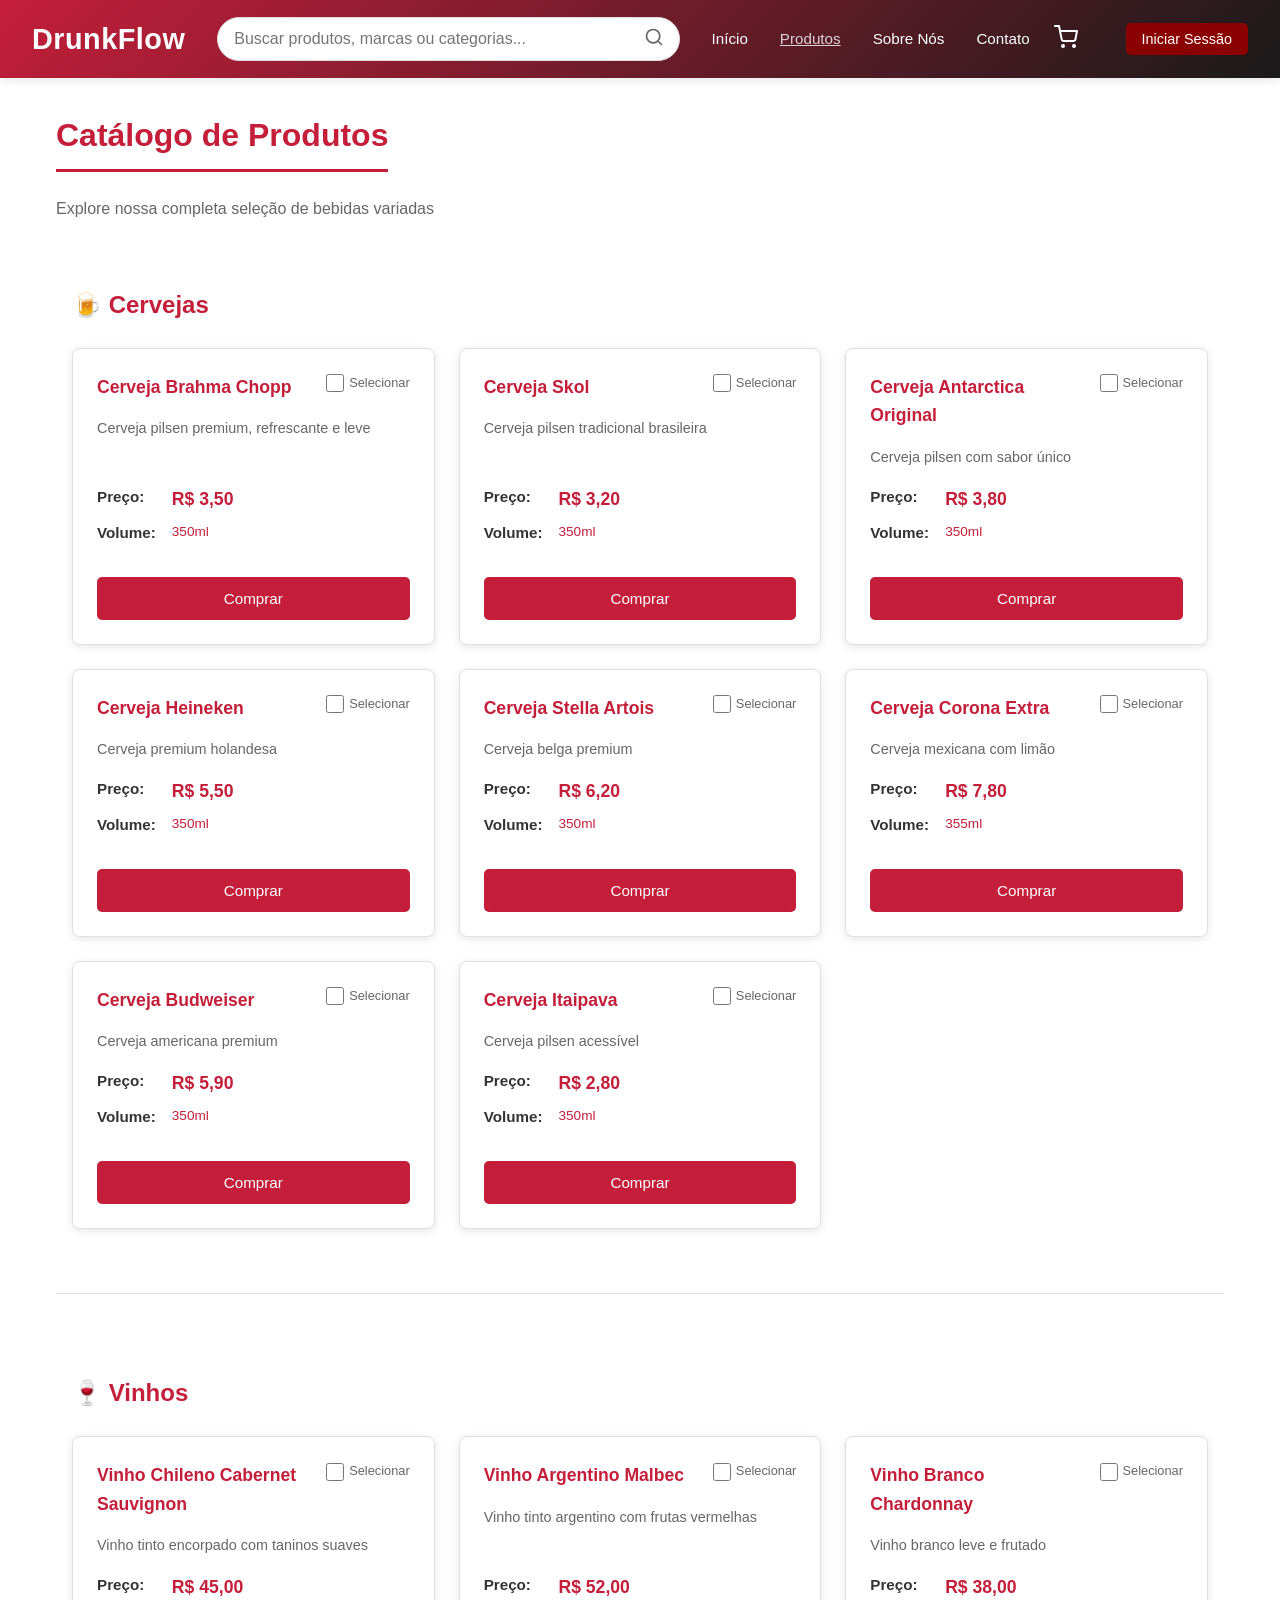
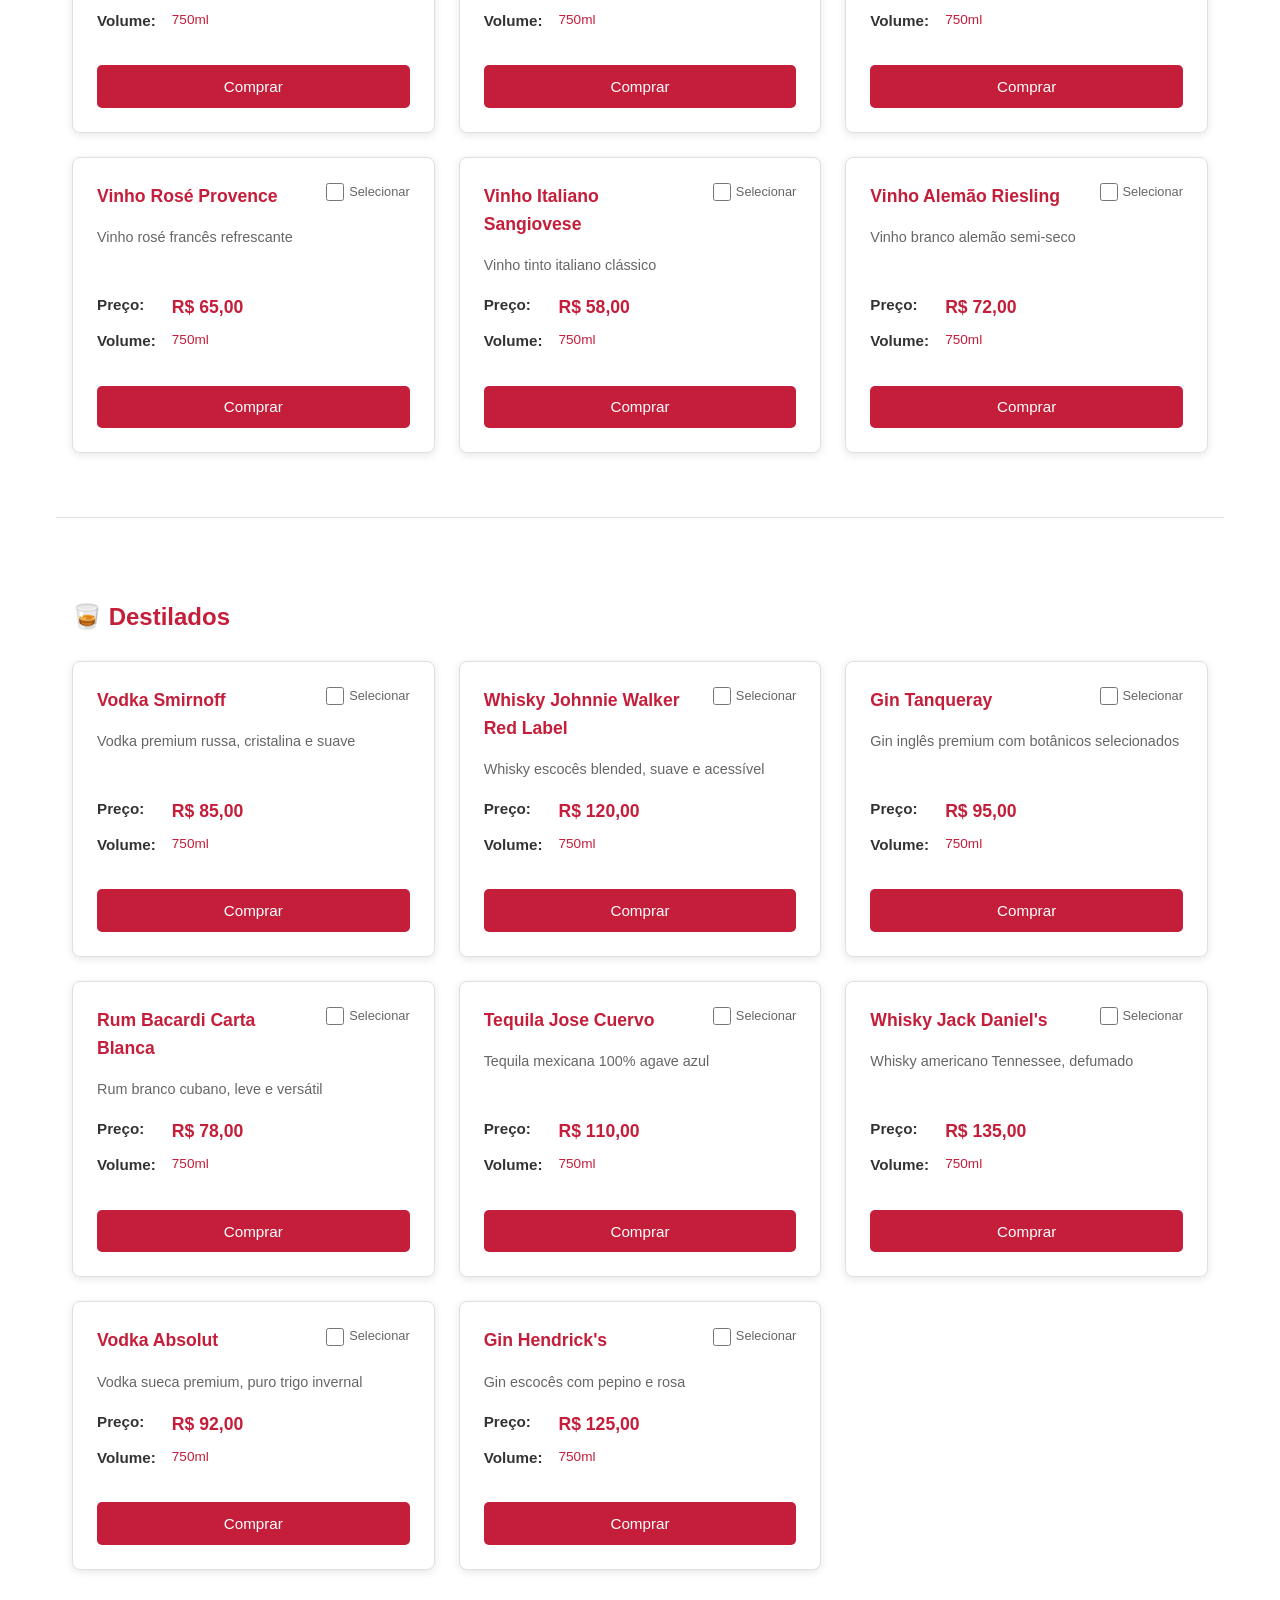
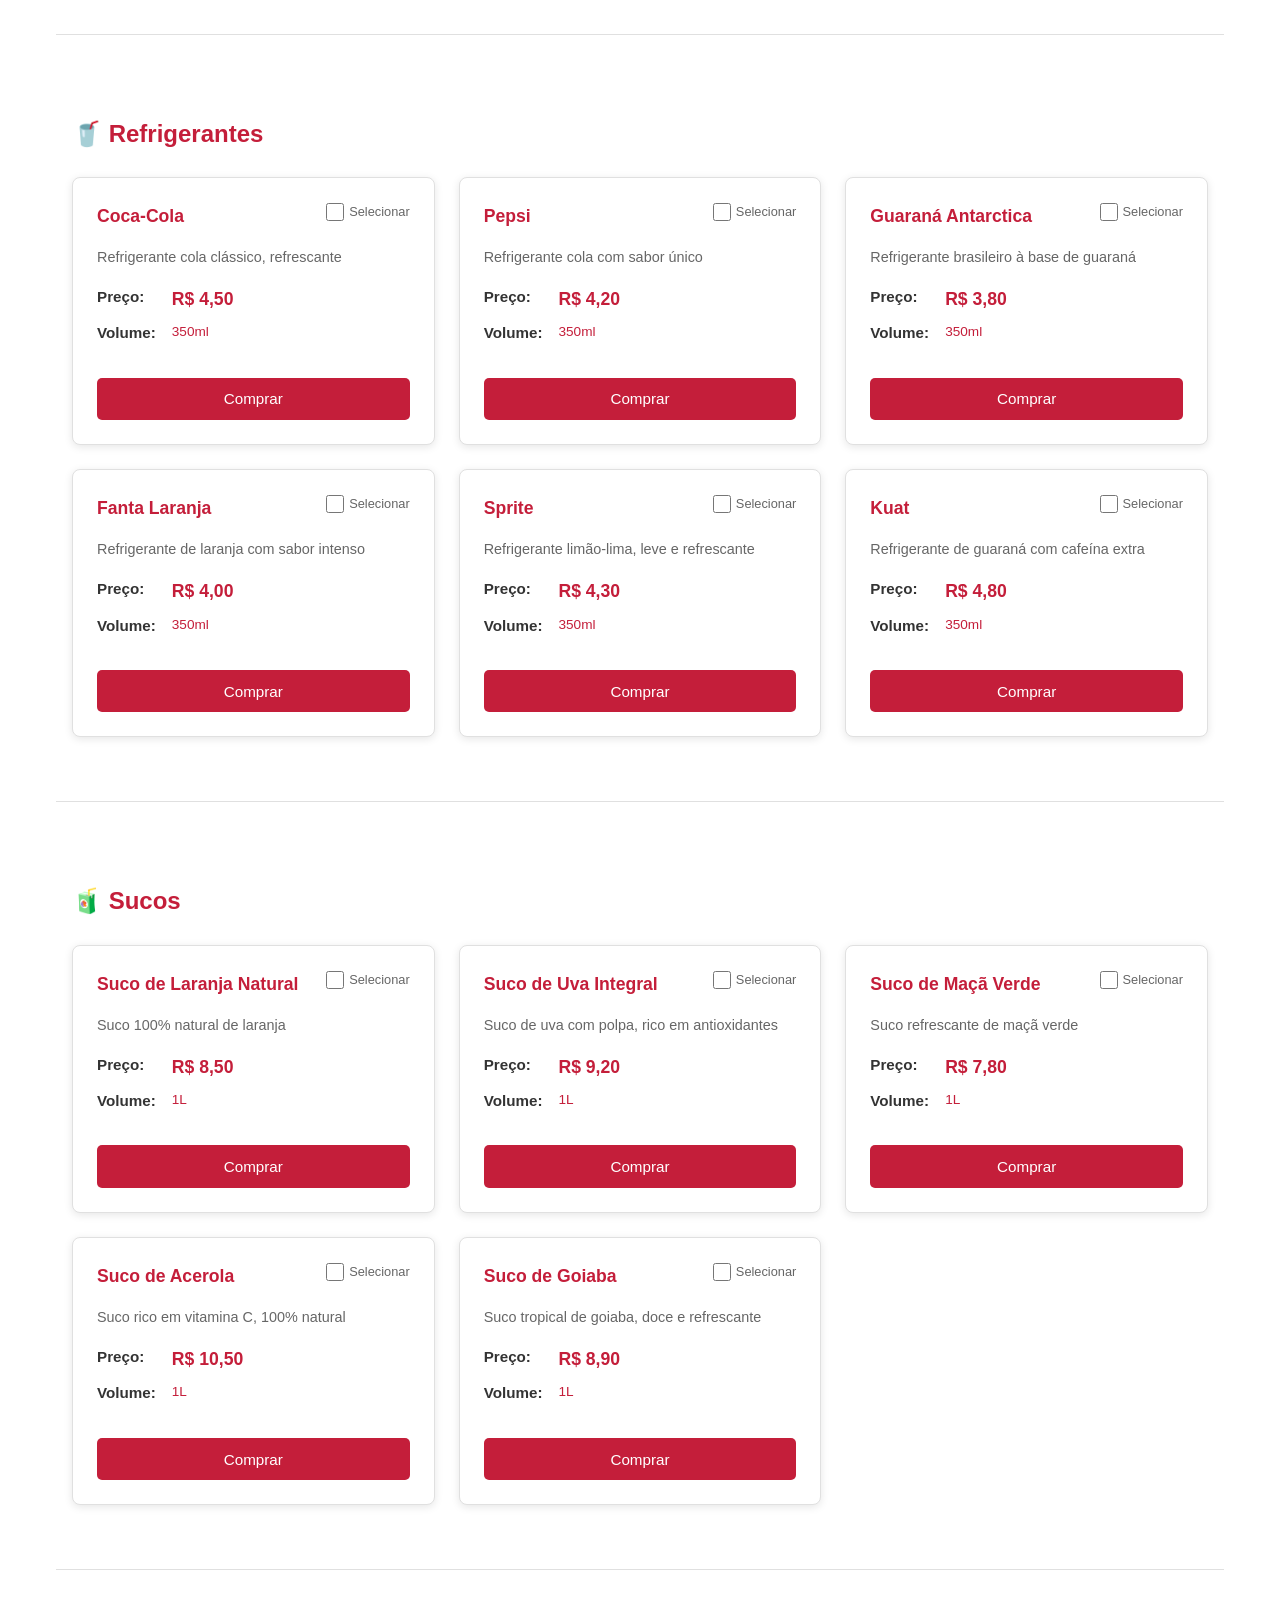
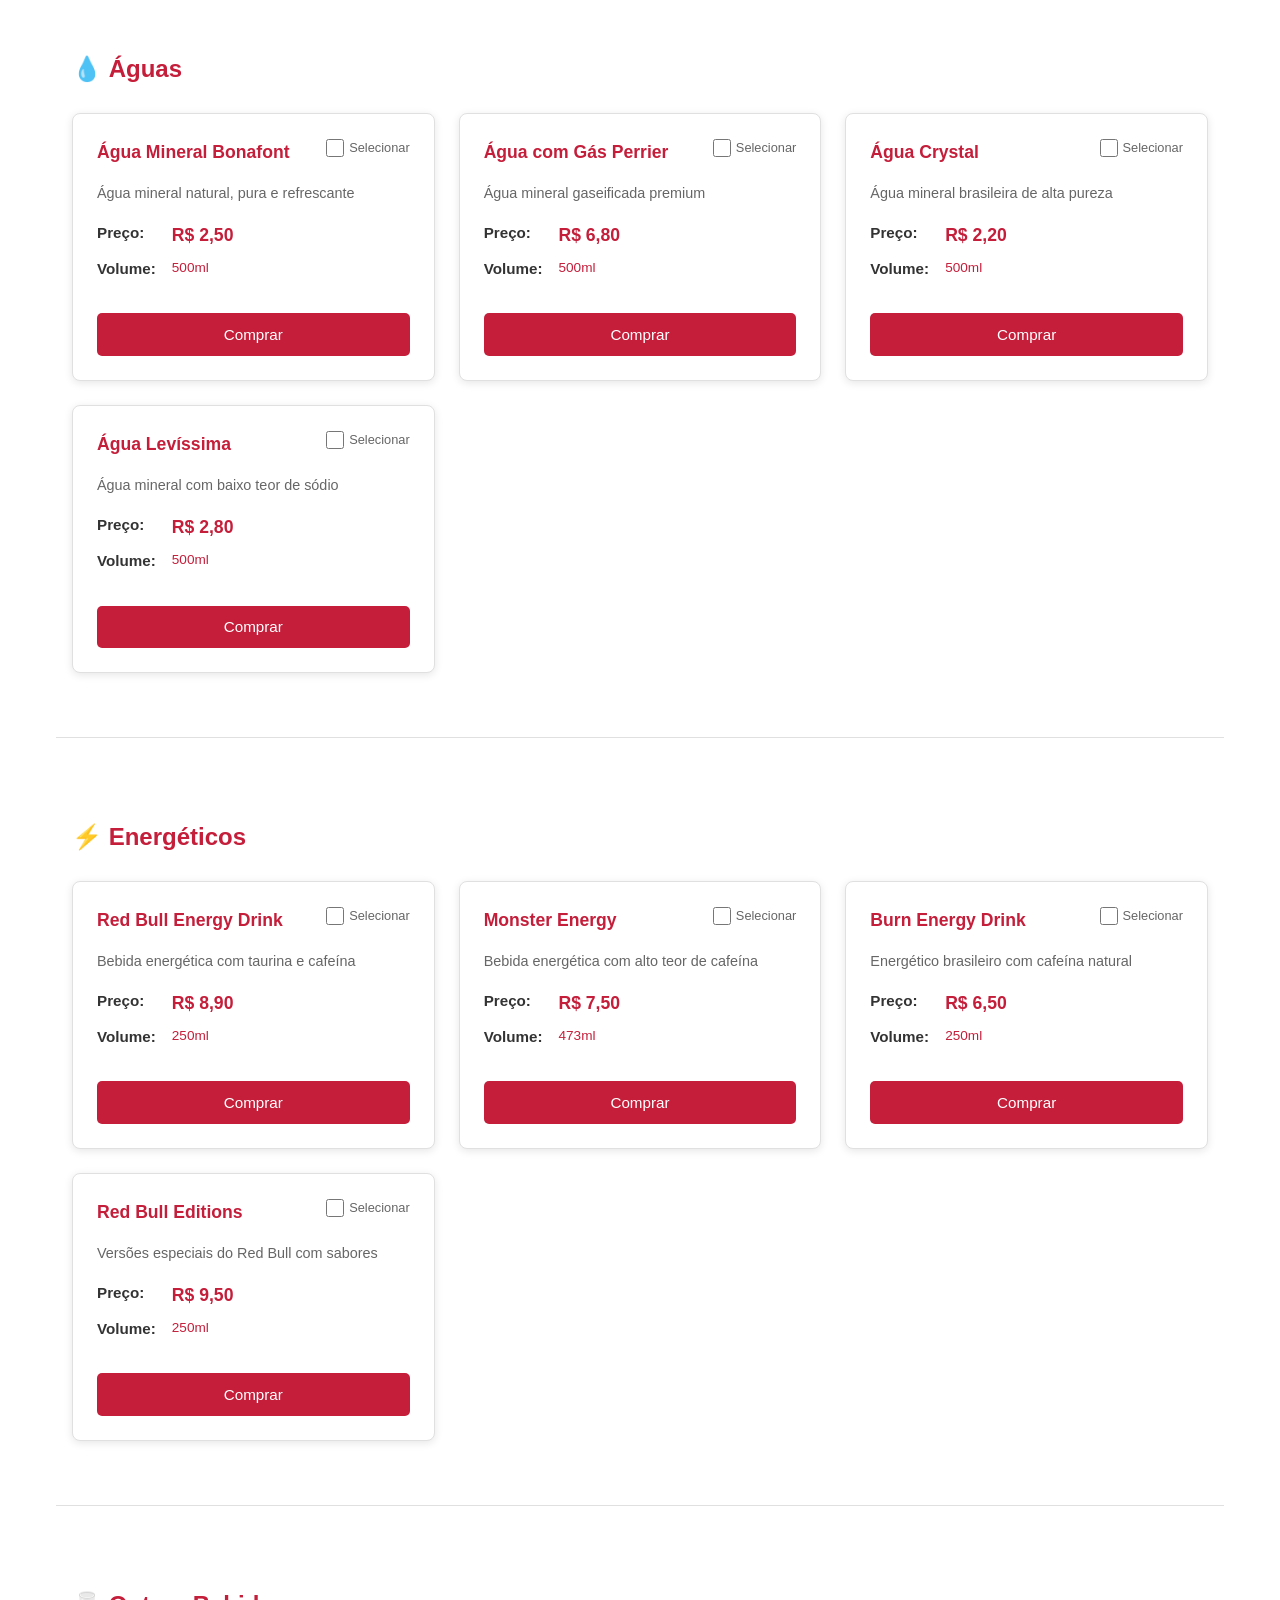
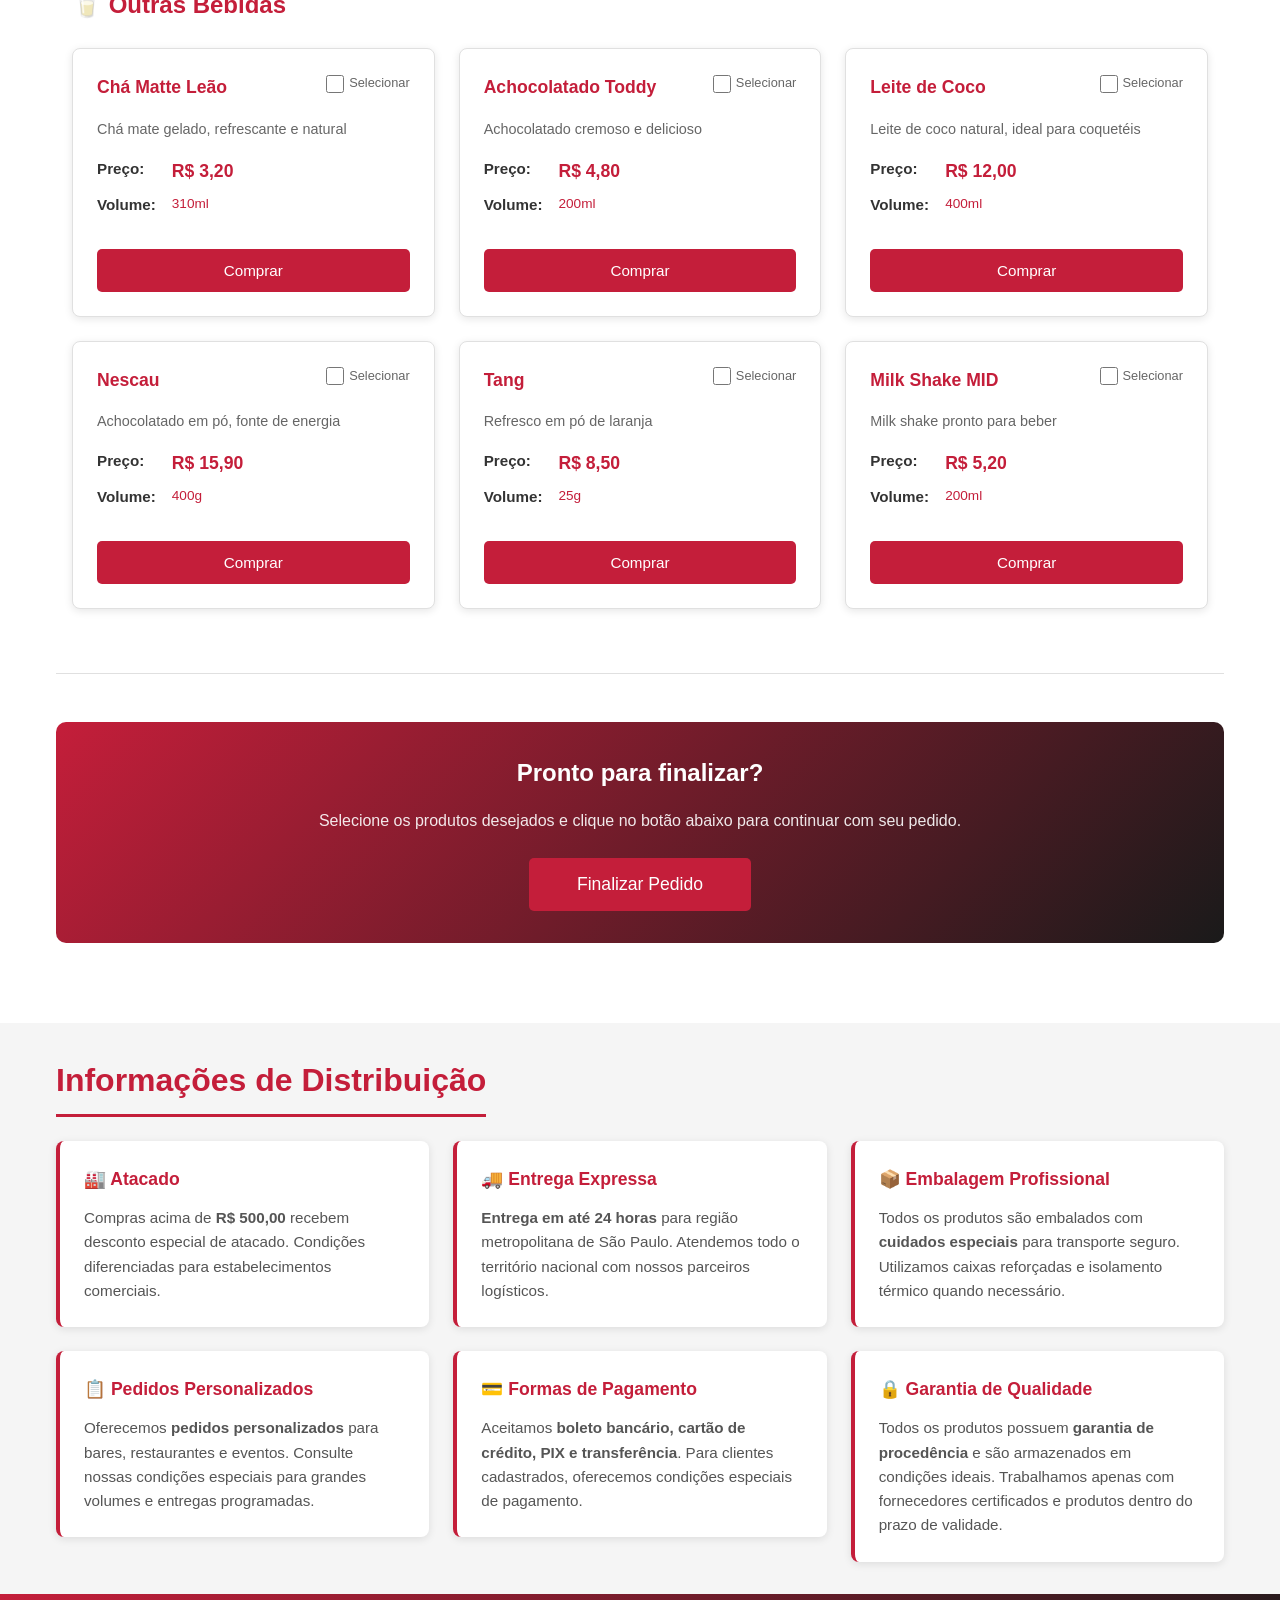
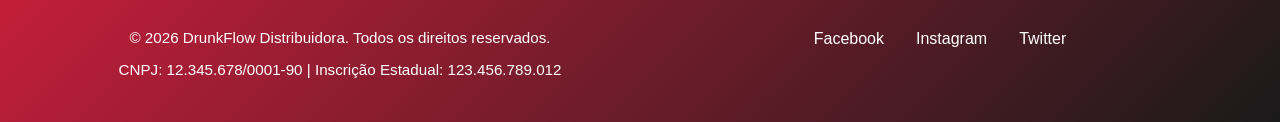
<file: produtos.html>
<!DOCTYPE html>
<html lang="pt-BR">

<head>
    <meta charset="UTF-8">
    <meta name="viewport" content="width=device-width, initial-scale=1.0">
    <title>Produtos - DrunkFlow Distribuidora</title>
    <link rel="stylesheet" href="style.css">
</head>

<body>
    <header>
        <div class="header-left">
            <h1>DrunkFlow</h1>
        </div>

        <div class="header-center">
            <form class="search-form" role="search" aria-label="Buscar produtos">
                <input type="search" id="search-input" placeholder="Buscar produtos, marcas ou categorias..." aria-label="Campo de busca" autocomplete="off">
                <button type="button" id="search-btn" aria-label="Executar busca">
                    <svg width="20" height="20" viewBox="0 0 24 24" fill="none" xmlns="http://www.w3.org/2000/svg" aria-hidden="true">
                        <path d="M21 21L16.5 16.5M19 11C19 15.4183 15.4183 19 11 19C6.58172 19 3 15.4183 3 11C3 6.58172 6.58172 3 11 3C15.4183 3 19 6.58172 19 11Z" stroke="currentColor" stroke-width="2" stroke-linecap="round" stroke-linejoin="round"/>
                    </svg>
                </button>
                <div id="search-results" class="search-results" aria-live="polite" aria-atomic="true"></div>
            </form>
        </div>

        <nav aria-label="Navegação principal">
            <ul>
                <li><a href="index.html">Início</a></li>
                <li><a href="produtos.html" class="ativo">Produtos</a></li>
                <li><a href="index.html#sobre">Sobre Nós</a></li>
                <li><a href="index.html#contato">Contato</a></li>
            </ul>
        </nav>

        <div class="header-right">
            <button type="button" id="cart-btn" class="cart-btn" aria-label="Abrir carrinho de compras">
                <svg width="24" height="24" viewBox="0 0 24 24" fill="none" xmlns="http://www.w3.org/2000/svg" aria-hidden="true">
                    <path d="M9 22C9.55228 22 10 21.5523 10 21C10 20.4477 9.55228 20 9 20C8.44772 20 8 20.4477 8 21C8 21.5523 8.44772 22 9 22Z" stroke="currentColor" stroke-width="2" stroke-linecap="round" stroke-linejoin="round"/>
                    <path d="M20 22C20.5523 22 21 21.5523 21 21C21 20.4477 20.5523 20 20 20C19.4477 20 19 20.4477 19 21C19 21.5523 19.4477 22 20 22Z" stroke="currentColor" stroke-width="2" stroke-linecap="round" stroke-linejoin="round"/>
                    <path d="M1 1H5L7.68 14.39C7.77144 14.8504 8.02191 15.264 8.38755 15.5583C8.75318 15.8526 9.2107 16.009 9.68 16H19.4C19.8693 16.009 20.3268 15.8526 20.6925 15.5583C21.0581 15.264 21.3086 14.8504 21.4 14.39L23 6H6" stroke="currentColor" stroke-width="2" stroke-linecap="round" stroke-linejoin="round"/>
                </svg>
                <span id="carrinho-badge" class="cart-badge" aria-label="Itens no carrinho">0</span>
            </button>
            <button type="button" id="login-btn" class="btn-login" aria-label="Iniciar sessão">Iniciar Sessão</button>
        </div>
    </header>

    <main>
        <section id="catalogo" class="section-catalogo">
            <div class="container">
                <h2>Catálogo de Produtos</h2>
                <p class="intro-catalogo">Explore nossa completa seleção de bebidas variadas</p>

                <section class="categoria" id="categoria-cervejas">
                    <h3 class="categoria-titulo">🍺 Cervejas</h3>
                    <ul class="produtos-lista">
                        <li class="produto-item">
                            <article class="produto">
                                <div class="produto-header">
                                    <h4>Cerveja Brahma Chopp</h4>
                                    <div class="produto-selecao">
                                        <input type="checkbox" id="brahma" name="produto" value="brahma">
                                        <label for="brahma">Selecionar</label>
                                    </div>
                                </div>
                                <p class="produto-descricao">Cerveja pilsen premium, refrescante e leve</p>
                                <dl class="produto-info">
                                    <dt>Preço:</dt>
                                    <dd class="preco">R$ 3,50</dd>
                                    <dt>Volume:</dt>
                                    <dd class="volume">350ml</dd>
                                </dl>
                                <button class="btn-comprar">Comprar</button>
                            </article>
                        </li>

                        <li class="produto-item">
                            <article class="produto">
                                <div class="produto-header">
                                    <h4>Cerveja Skol</h4>
                                    <div class="produto-selecao">
                                        <input type="checkbox" id="skol" name="produto" value="skol">
                                        <label for="skol">Selecionar</label>
                                    </div>
                                </div>
                                <p class="produto-descricao">Cerveja pilsen tradicional brasileira</p>
                                <dl class="produto-info">
                                    <dt>Preço:</dt>
                                    <dd class="preco">R$ 3,20</dd>
                                    <dt>Volume:</dt>
                                    <dd class="volume">350ml</dd>
                                </dl>
                                <button class="btn-comprar">Comprar</button>
                            </article>
                        </li>

                        <li class="produto-item">
                            <article class="produto">
                                <div class="produto-header">
                                    <h4>Cerveja Antarctica Original</h4>
                                    <div class="produto-selecao">
                                        <input type="checkbox" id="antarctica" name="produto" value="antarctica">
                                        <label for="antarctica">Selecionar</label>
                                    </div>
                                </div>
                                <p class="produto-descricao">Cerveja pilsen com sabor único</p>
                                <dl class="produto-info">
                                    <dt>Preço:</dt>
                                    <dd class="preco">R$ 3,80</dd>
                                    <dt>Volume:</dt>
                                    <dd class="volume">350ml</dd>
                                </dl>
                                <button class="btn-comprar">Comprar</button>
                            </article>
                        </li>

                        <li class="produto-item">
                            <article class="produto">
                                <div class="produto-header">
                                    <h4>Cerveja Heineken</h4>
                                    <div class="produto-selecao">
                                        <input type="checkbox" id="heineken" name="produto" value="heineken">
                                        <label for="heineken">Selecionar</label>
                                    </div>
                                </div>
                                <p class="produto-descricao">Cerveja premium holandesa</p>
                                <dl class="produto-info">
                                    <dt>Preço:</dt>
                                    <dd class="preco">R$ 5,50</dd>
                                    <dt>Volume:</dt>
                                    <dd class="volume">350ml</dd>
                                </dl>
                                <button class="btn-comprar">Comprar</button>
                            </article>
                        </li>

                        <li class="produto-item">
                            <article class="produto">
                                <div class="produto-header">
                                    <h4>Cerveja Stella Artois</h4>
                                    <div class="produto-selecao">
                                        <input type="checkbox" id="stella" name="produto" value="stella">
                                        <label for="stella">Selecionar</label>
                                    </div>
                                </div>
                                <p class="produto-descricao">Cerveja belga premium</p>
                                <dl class="produto-info">
                                    <dt>Preço:</dt>
                                    <dd class="preco">R$ 6,20</dd>
                                    <dt>Volume:</dt>
                                    <dd class="volume">350ml</dd>
                                </dl>
                                <button class="btn-comprar">Comprar</button>
                            </article>
                        </li>

                        <li class="produto-item">
                            <article class="produto">
                                <div class="produto-header">
                                    <h4>Cerveja Corona Extra</h4>
                                    <div class="produto-selecao">
                                        <input type="checkbox" id="corona" name="produto" value="corona">
                                        <label for="corona">Selecionar</label>
                                    </div>
                                </div>
                                <p class="produto-descricao">Cerveja mexicana com limão</p>
                                <dl class="produto-info">
                                    <dt>Preço:</dt>
                                    <dd class="preco">R$ 7,80</dd>
                                    <dt>Volume:</dt>
                                    <dd class="volume">355ml</dd>
                                </dl>
                                <button class="btn-comprar">Comprar</button>
                            </article>
                        </li>

                        <li class="produto-item">
                            <article class="produto">
                                <div class="produto-header">
                                    <h4>Cerveja Budweiser</h4>
                                    <div class="produto-selecao">
                                        <input type="checkbox" id="budweiser" name="produto" value="budweiser">
                                        <label for="budweiser">Selecionar</label>
                                    </div>
                                </div>
                                <p class="produto-descricao">Cerveja americana premium</p>
                                <dl class="produto-info">
                                    <dt>Preço:</dt>
                                    <dd class="preco">R$ 5,90</dd>
                                    <dt>Volume:</dt>
                                    <dd class="volume">350ml</dd>
                                </dl>
                                <button class="btn-comprar">Comprar</button>
                            </article>
                        </li>

                        <li class="produto-item">
                            <article class="produto">
                                <div class="produto-header">
                                    <h4>Cerveja Itaipava</h4>
                                    <div class="produto-selecao">
                                        <input type="checkbox" id="itaipava" name="produto" value="itaipava">
                                        <label for="itaipava">Selecionar</label>
                                    </div>
                                </div>
                                <p class="produto-descricao">Cerveja pilsen acessível</p>
                                <dl class="produto-info">
                                    <dt>Preço:</dt>
                                    <dd class="preco">R$ 2,80</dd>
                                    <dt>Volume:</dt>
                                    <dd class="volume">350ml</dd>
                                </dl>
                                <button class="btn-comprar">Comprar</button>
                            </article>
                        </li>
                    </ul>
                </section>

                <section class="categoria" id="categoria-vinhos">
                    <h3 class="categoria-titulo">🍷 Vinhos</h3>
                    <ul class="produtos-lista">
                        <li class="produto-item">
                            <article class="produto">
                                <div class="produto-header">
                                    <h4>Vinho Chileno Cabernet Sauvignon</h4>
                                    <div class="produto-selecao">
                                        <input type="checkbox" id="cabernet" name="produto" value="cabernet">
                                        <label for="cabernet">Selecionar</label>
                                    </div>
                                </div>
                                <p class="produto-descricao">Vinho tinto encorpado com taninos suaves</p>
                                <dl class="produto-info">
                                    <dt>Preço:</dt>
                                    <dd class="preco">R$ 45,00</dd>
                                    <dt>Volume:</dt>
                                    <dd class="volume">750ml</dd>
                                </dl>
                                <button class="btn-comprar">Comprar</button>
                            </article>
                        </li>

                        <li class="produto-item">
                            <article class="produto">
                                <div class="produto-header">
                                    <h4>Vinho Argentino Malbec</h4>
                                    <div class="produto-selecao">
                                        <input type="checkbox" id="malbec" name="produto" value="malbec">
                                        <label for="malbec">Selecionar</label>
                                    </div>
                                </div>
                                <p class="produto-descricao">Vinho tinto argentino com frutas vermelhas</p>
                                <dl class="produto-info">
                                    <dt>Preço:</dt>
                                    <dd class="preco">R$ 52,00</dd>
                                    <dt>Volume:</dt>
                                    <dd class="volume">750ml</dd>
                                </dl>
                                <button class="btn-comprar">Comprar</button>
                            </article>
                        </li>

                        <li class="produto-item">
                            <article class="produto">
                                <div class="produto-header">
                                    <h4>Vinho Branco Chardonnay</h4>
                                    <div class="produto-selecao">
                                        <input type="checkbox" id="chardonnay" name="produto" value="chardonnay">
                                        <label for="chardonnay">Selecionar</label>
                                    </div>
                                </div>
                                <p class="produto-descricao">Vinho branco leve e frutado</p>
                                <dl class="produto-info">
                                    <dt>Preço:</dt>
                                    <dd class="preco">R$ 38,00</dd>
                                    <dt>Volume:</dt>
                                    <dd class="volume">750ml</dd>
                                </dl>
                                <button class="btn-comprar">Comprar</button>
                            </article>
                        </li>

                        <li class="produto-item">
                            <article class="produto">
                                <div class="produto-header">
                                    <h4>Vinho Rosé Provence</h4>
                                    <div class="produto-selecao">
                                        <input type="checkbox" id="rose" name="produto" value="rose">
                                        <label for="rose">Selecionar</label>
                                    </div>
                                </div>
                                <p class="produto-descricao">Vinho rosé francês refrescante</p>
                                <dl class="produto-info">
                                    <dt>Preço:</dt>
                                    <dd class="preco">R$ 65,00</dd>
                                    <dt>Volume:</dt>
                                    <dd class="volume">750ml</dd>
                                </dl>
                                <button class="btn-comprar">Comprar</button>
                            </article>
                        </li>

                        <li class="produto-item">
                            <article class="produto">
                                <div class="produto-header">
                                    <h4>Vinho Italiano Sangiovese</h4>
                                    <div class="produto-selecao">
                                        <input type="checkbox" id="sangiovese" name="produto" value="sangiovese">
                                        <label for="sangiovese">Selecionar</label>
                                    </div>
                                </div>
                                <p class="produto-descricao">Vinho tinto italiano clássico</p>
                                <dl class="produto-info">
                                    <dt>Preço:</dt>
                                    <dd class="preco">R$ 58,00</dd>
                                    <dt>Volume:</dt>
                                    <dd class="volume">750ml</dd>
                                </dl>
                                <button class="btn-comprar">Comprar</button>
                            </article>
                        </li>

                        <li class="produto-item">
                            <article class="produto">
                                <div class="produto-header">
                                    <h4>Vinho Alemão Riesling</h4>
                                    <div class="produto-selecao">
                                        <input type="checkbox" id="riesling" name="produto" value="riesling">
                                        <label for="riesling">Selecionar</label>
                                    </div>
                                </div>
                                <p class="produto-descricao">Vinho branco alemão semi-seco</p>
                                <dl class="produto-info">
                                    <dt>Preço:</dt>
                                    <dd class="preco">R$ 72,00</dd>
                                    <dt>Volume:</dt>
                                    <dd class="volume">750ml</dd>
                                </dl>
                                <button class="btn-comprar">Comprar</button>
                            </article>
                        </li>
                    </ul>
                </section>

                <section class="categoria" id="categoria-destilados">
                    <h3 class="categoria-titulo">🥃 Destilados</h3>
                    <ul class="produtos-lista">
                        <li class="produto-item">
                            <article class="produto">
                                <div class="produto-header">
                                    <h4>Vodka Smirnoff</h4>
                                    <div class="produto-selecao">
                                        <input type="checkbox" id="smirnoff" name="produto" value="smirnoff">
                                        <label for="smirnoff">Selecionar</label>
                                    </div>
                                </div>
                                <p class="produto-descricao">Vodka premium russa, cristalina e suave</p>
                                <dl class="produto-info">
                                    <dt>Preço:</dt>
                                    <dd class="preco">R$ 85,00</dd>
                                    <dt>Volume:</dt>
                                    <dd class="volume">750ml</dd>
                                </dl>
                                <button class="btn-comprar">Comprar</button>
                            </article>
                        </li>

                        <li class="produto-item">
                            <article class="produto">
                                <div class="produto-header">
                                    <h4>Whisky Johnnie Walker Red Label</h4>
                                    <div class="produto-selecao">
                                        <input type="checkbox" id="johnnie" name="produto" value="johnnie">
                                        <label for="johnnie">Selecionar</label>
                                    </div>
                                </div>
                                <p class="produto-descricao">Whisky escocês blended, suave e acessível</p>
                                <dl class="produto-info">
                                    <dt>Preço:</dt>
                                    <dd class="preco">R$ 120,00</dd>
                                    <dt>Volume:</dt>
                                    <dd class="volume">750ml</dd>
                                </dl>
                                <button class="btn-comprar">Comprar</button>
                            </article>
                        </li>

                        <li class="produto-item">
                            <article class="produto">
                                <div class="produto-header">
                                    <h4>Gin Tanqueray</h4>
                                    <div class="produto-selecao">
                                        <input type="checkbox" id="tanqueray" name="produto" value="tanqueray">
                                        <label for="tanqueray">Selecionar</label>
                                    </div>
                                </div>
                                <p class="produto-descricao">Gin inglês premium com botânicos selecionados</p>
                                <dl class="produto-info">
                                    <dt>Preço:</dt>
                                    <dd class="preco">R$ 95,00</dd>
                                    <dt>Volume:</dt>
                                    <dd class="volume">750ml</dd>
                                </dl>
                                <button class="btn-comprar">Comprar</button>
                            </article>
                        </li>

                        <li class="produto-item">
                            <article class="produto">
                                <div class="produto-header">
                                    <h4>Rum Bacardi Carta Blanca</h4>
                                    <div class="produto-selecao">
                                        <input type="checkbox" id="bacardi" name="produto" value="bacardi">
                                        <label for="bacardi">Selecionar</label>
                                    </div>
                                </div>
                                <p class="produto-descricao">Rum branco cubano, leve e versátil</p>
                                <dl class="produto-info">
                                    <dt>Preço:</dt>
                                    <dd class="preco">R$ 78,00</dd>
                                    <dt>Volume:</dt>
                                    <dd class="volume">750ml</dd>
                                </dl>
                                <button class="btn-comprar">Comprar</button>
                            </article>
                        </li>

                        <li class="produto-item">
                            <article class="produto">
                                <div class="produto-header">
                                    <h4>Tequila Jose Cuervo</h4>
                                    <div class="produto-selecao">
                                        <input type="checkbox" id="cuervo" name="produto" value="cuervo">
                                        <label for="cuervo">Selecionar</label>
                                    </div>
                                </div>
                                <p class="produto-descricao">Tequila mexicana 100% agave azul</p>
                                <dl class="produto-info">
                                    <dt>Preço:</dt>
                                    <dd class="preco">R$ 110,00</dd>
                                    <dt>Volume:</dt>
                                    <dd class="volume">750ml</dd>
                                </dl>
                                <button class="btn-comprar">Comprar</button>
                            </article>
                        </li>

                        <li class="produto-item">
                            <article class="produto">
                                <div class="produto-header">
                                    <h4>Whisky Jack Daniel's</h4>
                                    <div class="produto-selecao">
                                        <input type="checkbox" id="jack" name="produto" value="jack">
                                        <label for="jack">Selecionar</label>
                                    </div>
                                </div>
                                <p class="produto-descricao">Whisky americano Tennessee, defumado</p>
                                <dl class="produto-info">
                                    <dt>Preço:</dt>
                                    <dd class="preco">R$ 135,00</dd>
                                    <dt>Volume:</dt>
                                    <dd class="volume">750ml</dd>
                                </dl>
                                <button class="btn-comprar">Comprar</button>
                            </article>
                        </li>

                        <li class="produto-item">
                            <article class="produto">
                                <div class="produto-header">
                                    <h4>Vodka Absolut</h4>
                                    <div class="produto-selecao">
                                        <input type="checkbox" id="absolut" name="produto" value="absolut">
                                        <label for="absolut">Selecionar</label>
                                    </div>
                                </div>
                                <p class="produto-descricao">Vodka sueca premium, puro trigo invernal</p>
                                <dl class="produto-info">
                                    <dt>Preço:</dt>
                                    <dd class="preco">R$ 92,00</dd>
                                    <dt>Volume:</dt>
                                    <dd class="volume">750ml</dd>
                                </dl>
                                <button class="btn-comprar">Comprar</button>
                            </article>
                        </li>

                        <li class="produto-item">
                            <article class="produto">
                                <div class="produto-header">
                                    <h4>Gin Hendrick's</h4>
                                    <div class="produto-selecao">
                                        <input type="checkbox" id="hendricks" name="produto" value="hendricks">
                                        <label for="hendricks">Selecionar</label>
                                    </div>
                                </div>
                                <p class="produto-descricao">Gin escocês com pepino e rosa</p>
                                <dl class="produto-info">
                                    <dt>Preço:</dt>
                                    <dd class="preco">R$ 125,00</dd>
                                    <dt>Volume:</dt>
                                    <dd class="volume">750ml</dd>
                                </dl>
                                <button class="btn-comprar">Comprar</button>
                            </article>
                        </li>
                    </ul>
                </section>

                <section class="categoria" id="categoria-refrigerantes">
                    <h3 class="categoria-titulo">🥤 Refrigerantes</h3>
                    <ul class="produtos-lista">
                        <li class="produto-item">
                            <article class="produto">
                                <div class="produto-header">
                                    <h4>Coca-Cola</h4>
                                    <div class="produto-selecao">
                                        <input type="checkbox" id="coca" name="produto" value="coca">
                                        <label for="coca">Selecionar</label>
                                    </div>
                                </div>
                                <p class="produto-descricao">Refrigerante cola clássico, refrescante</p>
                                <dl class="produto-info">
                                    <dt>Preço:</dt>
                                    <dd class="preco">R$ 4,50</dd>
                                    <dt>Volume:</dt>
                                    <dd class="volume">350ml</dd>
                                </dl>
                                <button class="btn-comprar">Comprar</button>
                            </article>
                        </li>

                        <li class="produto-item">
                            <article class="produto">
                                <div class="produto-header">
                                    <h4>Pepsi</h4>
                                    <div class="produto-selecao">
                                        <input type="checkbox" id="pepsi" name="produto" value="pepsi">
                                        <label for="pepsi">Selecionar</label>
                                    </div>
                                </div>
                                <p class="produto-descricao">Refrigerante cola com sabor único</p>
                                <dl class="produto-info">
                                    <dt>Preço:</dt>
                                    <dd class="preco">R$ 4,20</dd>
                                    <dt>Volume:</dt>
                                    <dd class="volume">350ml</dd>
                                </dl>
                                <button class="btn-comprar">Comprar</button>
                            </article>
                        </li>

                        <li class="produto-item">
                            <article class="produto">
                                <div class="produto-header">
                                    <h4>Guaraná Antarctica</h4>
                                    <div class="produto-selecao">
                                        <input type="checkbox" id="guarana" name="produto" value="guarana">
                                        <label for="guarana">Selecionar</label>
                                    </div>
                                </div>
                                <p class="produto-descricao">Refrigerante brasileiro à base de guaraná</p>
                                <dl class="produto-info">
                                    <dt>Preço:</dt>
                                    <dd class="preco">R$ 3,80</dd>
                                    <dt>Volume:</dt>
                                    <dd class="volume">350ml</dd>
                                </dl>
                                <button class="btn-comprar">Comprar</button>
                            </article>
                        </li>

                        <li class="produto-item">
                            <article class="produto">
                                <div class="produto-header">
                                    <h4>Fanta Laranja</h4>
                                    <div class="produto-selecao">
                                        <input type="checkbox" id="fanta" name="produto" value="fanta">
                                        <label for="fanta">Selecionar</label>
                                    </div>
                                </div>
                                <p class="produto-descricao">Refrigerante de laranja com sabor intenso</p>
                                <dl class="produto-info">
                                    <dt>Preço:</dt>
                                    <dd class="preco">R$ 4,00</dd>
                                    <dt>Volume:</dt>
                                    <dd class="volume">350ml</dd>
                                </dl>
                                <button class="btn-comprar">Comprar</button>
                            </article>
                        </li>

                        <li class="produto-item">
                            <article class="produto">
                                <div class="produto-header">
                                    <h4>Sprite</h4>
                                    <div class="produto-selecao">
                                        <input type="checkbox" id="sprite" name="produto" value="sprite">
                                        <label for="sprite">Selecionar</label>
                                    </div>
                                </div>
                                <p class="produto-descricao">Refrigerante limão-lima, leve e refrescante</p>
                                <dl class="produto-info">
                                    <dt>Preço:</dt>
                                    <dd class="preco">R$ 4,30</dd>
                                    <dt>Volume:</dt>
                                    <dd class="volume">350ml</dd>
                                </dl>
                                <button class="btn-comprar">Comprar</button>
                            </article>
                        </li>

                        <li class="produto-item">
                            <article class="produto">
                                <div class="produto-header">
                                    <h4>Kuat</h4>
                                    <div class="produto-selecao">
                                        <input type="checkbox" id="kuat" name="produto" value="kuat">
                                        <label for="kuat">Selecionar</label>
                                    </div>
                                </div>
                                <p class="produto-descricao">Refrigerante de guaraná com cafeína extra</p>
                                <dl class="produto-info">
                                    <dt>Preço:</dt>
                                    <dd class="preco">R$ 4,80</dd>
                                    <dt>Volume:</dt>
                                    <dd class="volume">350ml</dd>
                                </dl>
                                <button class="btn-comprar">Comprar</button>
                            </article>
                        </li>
                    </ul>
                </section>

                <section class="categoria" id="categoria-sucos">
                    <h3 class="categoria-titulo">🧃 Sucos</h3>
                    <ul class="produtos-lista">
                        <li class="produto-item">
                            <article class="produto">
                                <div class="produto-header">
                                    <h4>Suco de Laranja Natural</h4>
                                    <div class="produto-selecao">
                                        <input type="checkbox" id="laranja" name="produto" value="laranja">
                                        <label for="laranja">Selecionar</label>
                                    </div>
                                </div>
                                <p class="produto-descricao">Suco 100% natural de laranja</p>
                                <dl class="produto-info">
                                    <dt>Preço:</dt>
                                    <dd class="preco">R$ 8,50</dd>
                                    <dt>Volume:</dt>
                                    <dd class="volume">1L</dd>
                                </dl>
                                <button class="btn-comprar">Comprar</button>
                            </article>
                        </li>

                        <li class="produto-item">
                            <article class="produto">
                                <div class="produto-header">
                                    <h4>Suco de Uva Integral</h4>
                                    <div class="produto-selecao">
                                        <input type="checkbox" id="uva" name="produto" value="uva">
                                        <label for="uva">Selecionar</label>
                                    </div>
                                </div>
                                <p class="produto-descricao">Suco de uva com polpa, rico em antioxidantes</p>
                                <dl class="produto-info">
                                    <dt>Preço:</dt>
                                    <dd class="preco">R$ 9,20</dd>
                                    <dt>Volume:</dt>
                                    <dd class="volume">1L</dd>
                                </dl>
                                <button class="btn-comprar">Comprar</button>
                            </article>
                        </li>

                        <li class="produto-item">
                            <article class="produto">
                                <div class="produto-header">
                                    <h4>Suco de Maçã Verde</h4>
                                    <div class="produto-selecao">
                                        <input type="checkbox" id="maca" name="produto" value="maca">
                                        <label for="maca">Selecionar</label>
                                    </div>
                                </div>
                                <p class="produto-descricao">Suco refrescante de maçã verde</p>
                                <dl class="produto-info">
                                    <dt>Preço:</dt>
                                    <dd class="preco">R$ 7,80</dd>
                                    <dt>Volume:</dt>
                                    <dd class="volume">1L</dd>
                                </dl>
                                <button class="btn-comprar">Comprar</button>
                            </article>
                        </li>

                        <li class="produto-item">
                            <article class="produto">
                                <div class="produto-header">
                                    <h4>Suco de Acerola</h4>
                                    <div class="produto-selecao">
                                        <input type="checkbox" id="acerola" name="produto" value="acerola">
                                        <label for="acerola">Selecionar</label>
                                    </div>
                                </div>
                                <p class="produto-descricao">Suco rico em vitamina C, 100% natural</p>
                                <dl class="produto-info">
                                    <dt>Preço:</dt>
                                    <dd class="preco">R$ 10,50</dd>
                                    <dt>Volume:</dt>
                                    <dd class="volume">1L</dd>
                                </dl>
                                <button class="btn-comprar">Comprar</button>
                            </article>
                        </li>

                        <li class="produto-item">
                            <article class="produto">
                                <div class="produto-header">
                                    <h4>Suco de Goiaba</h4>
                                    <div class="produto-selecao">
                                        <input type="checkbox" id="goiaba" name="produto" value="goiaba">
                                        <label for="goiaba">Selecionar</label>
                                    </div>
                                </div>
                                <p class="produto-descricao">Suco tropical de goiaba, doce e refrescante</p>
                                <dl class="produto-info">
                                    <dt>Preço:</dt>
                                    <dd class="preco">R$ 8,90</dd>
                                    <dt>Volume:</dt>
                                    <dd class="volume">1L</dd>
                                </dl>
                                <button class="btn-comprar">Comprar</button>
                            </article>
                        </li>
                    </ul>
                </section>

                <section class="categoria" id="categoria-aguas">
                    <h3 class="categoria-titulo">💧 Águas</h3>
                    <ul class="produtos-lista">
                        <li class="produto-item">
                            <article class="produto">
                                <div class="produto-header">
                                    <h4>Água Mineral Bonafont</h4>
                                    <div class="produto-selecao">
                                        <input type="checkbox" id="bonafont" name="produto" value="bonafont">
                                        <label for="bonafont">Selecionar</label>
                                    </div>
                                </div>
                                <p class="produto-descricao">Água mineral natural, pura e refrescante</p>
                                <dl class="produto-info">
                                    <dt>Preço:</dt>
                                    <dd class="preco">R$ 2,50</dd>
                                    <dt>Volume:</dt>
                                    <dd class="volume">500ml</dd>
                                </dl>
                                <button class="btn-comprar">Comprar</button>
                            </article>
                        </li>

                        <li class="produto-item">
                            <article class="produto">
                                <div class="produto-header">
                                    <h4>Água com Gás Perrier</h4>
                                    <div class="produto-selecao">
                                        <input type="checkbox" id="perrier" name="produto" value="perrier">
                                        <label for="perrier">Selecionar</label>
                                    </div>
                                </div>
                                <p class="produto-descricao">Água mineral gaseificada premium</p>
                                <dl class="produto-info">
                                    <dt>Preço:</dt>
                                    <dd class="preco">R$ 6,80</dd>
                                    <dt>Volume:</dt>
                                    <dd class="volume">500ml</dd>
                                </dl>
                                <button class="btn-comprar">Comprar</button>
                            </article>
                        </li>

                        <li class="produto-item">
                            <article class="produto">
                                <div class="produto-header">
                                    <h4>Água Crystal</h4>
                                    <div class="produto-selecao">
                                        <input type="checkbox" id="crystal" name="produto" value="crystal">
                                        <label for="crystal">Selecionar</label>
                                    </div>
                                </div>
                                <p class="produto-descricao">Água mineral brasileira de alta pureza</p>
                                <dl class="produto-info">
                                    <dt>Preço:</dt>
                                    <dd class="preco">R$ 2,20</dd>
                                    <dt>Volume:</dt>
                                    <dd class="volume">500ml</dd>
                                </dl>
                                <button class="btn-comprar">Comprar</button>
                            </article>
                        </li>

                        <li class="produto-item">
                            <article class="produto">
                                <div class="produto-header">
                                    <h4>Água Levíssima</h4>
                                    <div class="produto-selecao">
                                        <input type="checkbox" id="levissima" name="produto" value="levissima">
                                        <label for="levissima">Selecionar</label>
                                    </div>
                                </div>
                                <p class="produto-descricao">Água mineral com baixo teor de sódio</p>
                                <dl class="produto-info">
                                    <dt>Preço:</dt>
                                    <dd class="preco">R$ 2,80</dd>
                                    <dt>Volume:</dt>
                                    <dd class="volume">500ml</dd>
                                </dl>
                                <button class="btn-comprar">Comprar</button>
                            </article>
                        </li>
                    </ul>
                </section>

                <section class="categoria" id="categoria-energeticos">
                    <h3 class="categoria-titulo">⚡ Energéticos</h3>
                    <ul class="produtos-lista">
                        <li class="produto-item">
                            <article class="produto">
                                <div class="produto-header">
                                    <h4>Red Bull Energy Drink</h4>
                                    <div class="produto-selecao">
                                        <input type="checkbox" id="redbull" name="produto" value="redbull">
                                        <label for="redbull">Selecionar</label>
                                    </div>
                                </div>
                                <p class="produto-descricao">Bebida energética com taurina e cafeína</p>
                                <dl class="produto-info">
                                    <dt>Preço:</dt>
                                    <dd class="preco">R$ 8,90</dd>
                                    <dt>Volume:</dt>
                                    <dd class="volume">250ml</dd>
                                </dl>
                                <button class="btn-comprar">Comprar</button>
                            </article>
                        </li>

                        <li class="produto-item">
                            <article class="produto">
                                <div class="produto-header">
                                    <h4>Monster Energy</h4>
                                    <div class="produto-selecao">
                                        <input type="checkbox" id="monster" name="produto" value="monster">
                                        <label for="monster">Selecionar</label>
                                    </div>
                                </div>
                                <p class="produto-descricao">Bebida energética com alto teor de cafeína</p>
                                <dl class="produto-info">
                                    <dt>Preço:</dt>
                                    <dd class="preco">R$ 7,50</dd>
                                    <dt>Volume:</dt>
                                    <dd class="volume">473ml</dd>
                                </dl>
                                <button class="btn-comprar">Comprar</button>
                            </article>
                        </li>

                        <li class="produto-item">
                            <article class="produto">
                                <div class="produto-header">
                                    <h4>Burn Energy Drink</h4>
                                    <div class="produto-selecao">
                                        <input type="checkbox" id="burn" name="produto" value="burn">
                                        <label for="burn">Selecionar</label>
                                    </div>
                                </div>
                                <p class="produto-descricao">Energético brasileiro com cafeína natural</p>
                                <dl class="produto-info">
                                    <dt>Preço:</dt>
                                    <dd class="preco">R$ 6,50</dd>
                                    <dt>Volume:</dt>
                                    <dd class="volume">250ml</dd>
                                </dl>
                                <button class="btn-comprar">Comprar</button>
                            </article>
                        </li>

                        <li class="produto-item">
                            <article class="produto">
                                <div class="produto-header">
                                    <h4>Red Bull Editions</h4>
                                    <div class="produto-selecao">
                                        <input type="checkbox" id="fusions" name="produto" value="fusions">
                                        <label for="fusions">Selecionar</label>
                                    </div>
                                </div>
                                <p class="produto-descricao">Versões especiais do Red Bull com sabores</p>
                                <dl class="produto-info">
                                    <dt>Preço:</dt>
                                    <dd class="preco">R$ 9,50</dd>
                                    <dt>Volume:</dt>
                                    <dd class="volume">250ml</dd>
                                </dl>
                                <button class="btn-comprar">Comprar</button>
                            </article>
                        </li>
                    </ul>
                </section>

                <section class="categoria" id="categoria-outras">
                    <h3 class="categoria-titulo">🥛 Outras Bebidas</h3>
                    <ul class="produtos-lista">
                        <li class="produto-item">
                            <article class="produto">
                                <div class="produto-header">
                                    <h4>Chá Matte Leão</h4>
                                    <div class="produto-selecao">
                                        <input type="checkbox" id="matte" name="produto" value="matte">
                                        <label for="matte">Selecionar</label>
                                    </div>
                                </div>
                                <p class="produto-descricao">Chá mate gelado, refrescante e natural</p>
                                <dl class="produto-info">
                                    <dt>Preço:</dt>
                                    <dd class="preco">R$ 3,20</dd>
                                    <dt>Volume:</dt>
                                    <dd class="volume">310ml</dd>
                                </dl>
                                <button class="btn-comprar">Comprar</button>
                            </article>
                        </li>

                        <li class="produto-item">
                            <article class="produto">
                                <div class="produto-header">
                                    <h4>Achocolatado Toddy</h4>
                                    <div class="produto-selecao">
                                        <input type="checkbox" id="toddy" name="produto" value="toddy">
                                        <label for="toddy">Selecionar</label>
                                    </div>
                                </div>
                                <p class="produto-descricao">Achocolatado cremoso e delicioso</p>
                                <dl class="produto-info">
                                    <dt>Preço:</dt>
                                    <dd class="preco">R$ 4,80</dd>
                                    <dt>Volume:</dt>
                                    <dd class="volume">200ml</dd>
                                </dl>
                                <button class="btn-comprar">Comprar</button>
                            </article>
                        </li>

                        <li class="produto-item">
                            <article class="produto">
                                <div class="produto-header">
                                    <h4>Leite de Coco</h4>
                                    <div class="produto-selecao">
                                        <input type="checkbox" id="coco" name="produto" value="coco">
                                        <label for="coco">Selecionar</label>
                                    </div>
                                </div>
                                <p class="produto-descricao">Leite de coco natural, ideal para coquetéis</p>
                                <dl class="produto-info">
                                    <dt>Preço:</dt>
                                    <dd class="preco">R$ 12,00</dd>
                                    <dt>Volume:</dt>
                                    <dd class="volume">400ml</dd>
                                </dl>
                                <button class="btn-comprar">Comprar</button>
                            </article>
                        </li>

                        <li class="produto-item">
                            <article class="produto">
                                <div class="produto-header">
                                    <h4>Nescau</h4>
                                    <div class="produto-selecao">
                                        <input type="checkbox" id="nescau" name="produto" value="nescau">
                                        <label for="nescau">Selecionar</label>
                                    </div>
                                </div>
                                <p class="produto-descricao">Achocolatado em pó, fonte de energia</p>
                                <dl class="produto-info">
                                    <dt>Preço:</dt>
                                    <dd class="preco">R$ 15,90</dd>
                                    <dt>Volume:</dt>
                                    <dd class="volume">400g</dd>
                                </dl>
                                <button class="btn-comprar">Comprar</button>
                            </article>
                        </li>

                        <li class="produto-item">
                            <article class="produto">
                                <div class="produto-header">
                                    <h4>Tang</h4>
                                    <div class="produto-selecao">
                                        <input type="checkbox" id="tang" name="produto" value="tang">
                                        <label for="tang">Selecionar</label>
                                    </div>
                                </div>
                                <p class="produto-descricao">Refresco em pó de laranja</p>
                                <dl class="produto-info">
                                    <dt>Preço:</dt>
                                    <dd class="preco">R$ 8,50</dd>
                                    <dt>Volume:</dt>
                                    <dd class="volume">25g</dd>
                                </dl>
                                <button class="btn-comprar">Comprar</button>
                            </article>
                        </li>

                        <li class="produto-item">
                            <article class="produto">
                                <div class="produto-header">
                                    <h4>Milk Shake MID</h4>
                                    <div class="produto-selecao">
                                        <input type="checkbox" id="mid" name="produto" value="mid">
                                        <label for="mid">Selecionar</label>
                                    </div>
                                </div>
                                <p class="produto-descricao">Milk shake pronto para beber</p>
                                <dl class="produto-info">
                                    <dt>Preço:</dt>
                                    <dd class="preco">R$ 5,20</dd>
                                    <dt>Volume:</dt>
                                    <dd class="volume">200ml</dd>
                                </dl>
                                <button class="btn-comprar">Comprar</button>
                            </article>
                        </li>
                    </ul>
                </section>

                <section class="secao-cta">
                    <h3>Pronto para finalizar?</h3>
                    <p>Selecione os produtos desejados e clique no botão abaixo para continuar com seu pedido.</p>
                    <button onclick="finalizarPedido()" class="btn-finalizar">Finalizar Pedido</button>
                </section>
            </div>
        </section>

        <section id="entrega" class="section-entrega">
            <div class="container">
                <h2>Informações de Distribuição</h2>

                <ul class="info-distribuicao-lista">
                    <li>
                        <article class="info-card">
                            <h3>🏭 Atacado</h3>
                            <p>Compras acima de <strong>R$ 500,00</strong> recebem desconto especial de atacado.
                                Condições diferenciadas para estabelecimentos comerciais.</p>
                        </article>
                    </li>

                    <li>
                        <article class="info-card">
                            <h3>🚚 Entrega Expressa</h3>
                            <p><strong>Entrega em até 24 horas</strong> para região metropolitana de São Paulo.
                                Atendemos todo o território nacional com nossos parceiros logísticos.</p>
                        </article>
                    </li>

                    <li>
                        <article class="info-card">
                            <h3>📦 Embalagem Profissional</h3>
                            <p>Todos os produtos são embalados com <strong>cuidados especiais</strong> para transporte
                                seguro. Utilizamos caixas reforçadas e isolamento térmico quando necessário.</p>
                        </article>
                    </li>

                    <li>
                        <article class="info-card">
                            <h3>📋 Pedidos Personalizados</h3>
                            <p>Oferecemos <strong>pedidos personalizados</strong> para bares, restaurantes e eventos.
                                Consulte nossas condições especiais para grandes volumes e entregas programadas.</p>
                        </article>
                    </li>

                    <li>
                        <article class="info-card">
                            <h3>💳 Formas de Pagamento</h3>
                            <p>Aceitamos <strong>boleto bancário, cartão de crédito, PIX e transferência</strong>. Para
                                clientes cadastrados, oferecemos condições especiais de pagamento.</p>
                        </article>
                    </li>

                    <li>
                        <article class="info-card">
                            <h3>🔒 Garantia de Qualidade</h3>
                            <p>Todos os produtos possuem <strong>garantia de procedência</strong> e são armazenados em
                                condições ideais. Trabalhamos apenas com fornecedores certificados e produtos dentro do
                                prazo de validade.</p>
                        </article>
                    </li>
                </ul>
            </div>
        </section>
    </main>

    <footer>
        <div class="container footer-content">
            <div class="footer-info">
                <p>&copy; 2026 DrunkFlow Distribuidora. Todos os direitos reservados.</p>
                <p>CNPJ: 12.345.678/0001-90 | Inscrição Estadual: 123.456.789.012</p>
            </div>
            <nav aria-label="Redes sociais" class="footer-sociais">
                <ul>
                    <li><a href="https://facebook.com/drunkflow" target="_blank" rel="noopener noreferrer">Facebook</a>
                    </li>
                    <li><a href="https://instagram.com/drunkflow.br" target="_blank"
                            rel="noopener noreferrer">Instagram</a></li>
                    <li><a href="https://twitter.com/drunkflowbr" target="_blank" rel="noopener noreferrer">Twitter</a>
                    </li>
                </ul>
            </nav>
        </div>
    </footer>

    <script>
        function finalizarPedido() {
            const checkboxes = document.querySelectorAll('input[name="produto"]:checked');
            const produtosSelecionados = Array.from(checkboxes).map(cb => cb.value);

            if (produtosSelecionados.length === 0) {
                alert('Por favor, selecione pelo menos um produto antes de finalizar o pedido.');
                return;
            }

            let mensagem = 'Produtos selecionados:\n\n';
            produtosSelecionados.forEach(produto => {
                mensagem += '• ' + produto.charAt(0).toUpperCase() + produto.slice(1) + '\n';
            });
            mensagem += '\nTotal de produtos: ' + produtosSelecionados.length;

            alert(mensagem + '\n\nEm breve você será redirecionado para finalizar seu pedido!');
        }
    </script>

    <script src="script.js"></script>
</body>

</html>
</file>
<file: style.css>
* {
    margin: 0;
    padding: 0;
    box-sizing: border-box;
}

html {
    scroll-behavior: smooth;
}

body {
    font-family: 'Segoe UI', Tahoma, Geneva, Verdana, sans-serif;
    line-height: 1.6;
    color: #333;
    background-color: #f9f9f9;
}

.container {
    max-width: 1200px;
    margin: 0 auto;
    padding: 0 1rem;
}

header {
    background: linear-gradient(135deg, #C41E3A 0%, #1A1A1A 100%);
    color: white;
    padding: 1rem 2rem;
    box-shadow: 0 2px 10px rgba(0, 0, 0, 0.1);
    display: flex;
    justify-content: space-between;
    align-items: center;
    flex-wrap: wrap;
    gap: 1rem;
    position: sticky;
    top: 0;
    z-index: 100;
}

.header-left {
    display: flex;
    align-items: center;
}

header h1 {
    font-size: 1.8rem;
    margin: 0;
    font-weight: bold;
    letter-spacing: 0.5px;
}

nav[aria-label="Navegação principal"] ul {
    list-style: none;
    display: flex;
    gap: 2rem;
    margin: 0;
    padding: 0;
}

nav[aria-label="Navegação principal"] a {
    color: white;
    text-decoration: none;
    font-weight: 500;
    transition: opacity 0.3s ease, text-decoration 0.3s ease;
    font-size: 0.95rem;
}

nav[aria-label="Navegação principal"] a:hover,
nav[aria-label="Navegação principal"] a.ativo {
    opacity: 0.8;
    text-decoration: underline;
}

.header-right {
    display: flex;
    gap: 1.5rem;
    align-items: center;
}

.btn-login {
    color: white;
    text-decoration: none;
    font-weight: 500;
    font-size: 0.9rem;
    transition: all 0.3s ease;
    padding: 0.5rem 1rem;
    border-radius: 4px;
    background-color: rgba(255, 255, 255, 0.1);
    display: inline-block;
}

.btn-login:hover {
    opacity: 0.8;
    background-color: rgba(255, 255, 255, 0.2);
    text-decoration: underline;
}

main {
    min-height: calc(100vh - 200px);
}

section {
    padding: 2rem 1rem;
}

section h2 {
    font-size: 2rem;
    margin-bottom: 1.5rem;
    color: #C41E3A;
    border-bottom: 3px solid #C41E3A;
    display: inline-block;
    padding-bottom: 0.5rem;
}

section h3 {
    color: #C41E3A;
    margin-bottom: 1rem;
    font-size: 1.3rem;
}

.section-hero {
    background-color: #F5F5F5;
}

.intro-text {
    font-size: 1.05rem;
    color: #666;
    margin-bottom: 2rem;
    line-height: 1.8;
}

.section-amostra {
    background-color: transparent;
    padding: 2rem 0;
}

.section-amostra h3 {
    margin-bottom: 2rem;
}

.produto-imagem-container {
    position: relative;
    width: 100%;
    height: 200px;
    margin-bottom: 1.2rem;
    overflow: hidden;
    border-radius: 8px;
    background-color: #f0f0f0;
    display: flex;
    align-items: center;
    justify-content: center;
}

.produto-imagem {
    width: 100%;
    height: 100%;
    object-fit: cover;
    cursor: pointer;
    transition: transform 0.3s ease;
    border-radius: 8px;
}

.produto-imagem:hover {
    transform: scale(1.08);
}

.produto-anuncio {
    position: absolute;
    top: 10px;
    right: 10px;
    background-color: #ff6b6b;
    color: white;
    padding: 0.5rem 0.8rem;
    border-radius: 20px;
    font-size: 0.7rem;
    font-weight: bold;
    text-transform: uppercase;
    letter-spacing: 0.5px;
    box-shadow: 0 2px 8px rgba(0, 0, 0, 0.2);
    animation: pulse 2s infinite;
}

.produto-anuncio.destaque-banner {
    background-color: #FFFFFF;
    color: #C41E3A;
    top: 50%;
    right: 10px;
    transform: translateY(-50%);
    padding: 0.8rem 1rem;
    font-size: 0.75rem;
}

@keyframes pulse {

    0%,
    100% {
        box-shadow: 0 2px 8px rgba(0, 0, 0, 0.2);
    }

    50% {
        box-shadow: 0 4px 12px rgba(0, 0, 0, 0.3);
    }
}

/* Seção Sobre */
.section-sobre {
    background-color: #F5F5F5;
}

.sobre-lista {
    list-style: none;
    padding: 0;
}

.sobre-lista li {
    background-color: white;
    padding: 1.2rem;
    margin-bottom: 1rem;
    border-left: 4px solid #C41E3A;
    border-radius: 4px;
    font-size: 1rem;
    line-height: 1.7;
    color: #555;
}

.section-contato {
    background-color: white;
}

.contact-info {
    background-color: #F5F5F5;
    padding: 1.5rem;
    border-radius: 8px;
    margin-bottom: 2rem;
    font-style: normal;
}

.contact-info p {
    margin-bottom: 0.8rem;
    font-size: 1rem;
    color: #555;
}

.contact-info strong {
    color: #C41E3A;
}

/* Seção Catálogo */
.section-catalogo {
    background-color: white;
}

.intro-catalogo {
    font-size: 1rem;
    color: #666;
    margin-bottom: 2rem;
}

/* Categorias de Produtos */
.categoria {
    margin-bottom: 3rem;
    padding-bottom: 2rem;
    border-bottom: 1px solid #e0e0e0;
}

.categoria:last-child {
    border-bottom: none;
}

.categoria-titulo {
    color: #C41E3A;
    margin-bottom: 1.5rem;
    font-size: 1.5rem;
    display: block;
}

.produtos-lista {
    list-style: none;
    padding: 0;
    margin: 0;
    display: grid;
    grid-template-columns: repeat(auto-fill, minmax(280px, 1fr));
    gap: 1.5rem;
    margin-bottom: 2rem;
}

.produto-item {
    list-style: none;
}

.produto {
    background: white;
    border: 1px solid #e0e0e0;
    border-radius: 8px;
    padding: 1.5rem;
    box-shadow: 0 2px 8px rgba(0, 0, 0, 0.1);
    transition: all 0.3s ease;
    height: 100%;
    display: flex;
    flex-direction: column;
}

.produto:hover {
    transform: translateY(-5px);
    box-shadow: 0 5px 15px rgba(196, 30, 58, 0.2);
    border-color: #C41E3A;
}

.produto-header {
    display: flex;
    justify-content: space-between;
    align-items: flex-start;
    margin-bottom: 1rem;
    gap: 1rem;
}

.produto-header h4 {
    color: #C41E3A;
    font-size: 1.1rem;
    margin: 0;
    flex: 1;
}

.produto-descricao {
    color: #666;
    font-size: 0.9rem;
    margin-bottom: 1rem;
    flex-grow: 1;
}

.produto-info {
    display: grid;
    grid-template-columns: auto 1fr;
    gap: 0.5rem 1rem;
    margin-bottom: 1rem;
    font-size: 0.95rem;
}

.produto-info dt {
    font-weight: 600;
    color: #333;
}

.produto-info dd {
    color: #C41E3A;
    margin: 0;
}

.preco {
    font-weight: bold;
    color: #C41E3A;
    font-size: 1.1rem;
}

.volume {
    color: #999;
    font-size: 0.85rem;
}

.produto-selecao {
    display: flex;
    align-items: center;
    gap: 0.3rem;
    flex-shrink: 0;
}

.produto-selecao input[type="checkbox"] {
    width: 18px;
    height: 18px;
    accent-color: #C41E3A;
    cursor: pointer;
}

.produto-selecao label {
    font-size: 0.8rem;
    color: #666;
    cursor: pointer;
    user-select: none;
}

.produto.destaque {
    grid-column: span 1;
    background: linear-gradient(135deg, #F5F5F5 0%, #FFFAFB 100%);
    border: 2px solid #C41E3A;
}

button,
.btn-comprar,
.btn-enviar,
.btn-finalizar,
.btn-principal {
    background-color: #C41E3A;
    color: white;
    border: none;
    padding: 0.7rem 1.5rem;
    border-radius: 5px;
    cursor: pointer;
    font-size: 1rem;
    font-weight: 500;
    transition: all 0.3s ease;
    display: inline-block;
    text-align: center;
    text-decoration: none;
}

button:hover,
.btn-comprar:hover,
.btn-enviar:hover,
.btn-finalizar:hover,
.btn-principal:hover {
    background-color: #1A1A1A;
    transform: scale(1.05);
    box-shadow: 0 2px 8px rgba(196, 30, 58, 0.3);
}

button:active,
.btn-comprar:active,
.btn-enviar:active,
.btn-finalizar:active,
.btn-principal:active {
    transform: scale(0.98);
}

.btn-comprar,
.btn-enviar {
    width: 100%;
    padding: 0.8rem;
    margin-top: 1rem;
    font-size: 0.95rem;
}

.btn-principal {
    display: inline-block;
    font-size: 1.1rem;
    padding: 0.9rem 2rem;
    margin-top: 1rem;
}

.btn-finalizar {
    font-size: 1.1rem;
    padding: 1rem 3rem;
}


.form-contato {
    background-color: #F5F5F5;
    padding: 1.5rem;
    border-radius: 8px;
    margin-top: 1.5rem;
}

fieldset {
    border: none;
    padding: 0;
    margin: 0;
}

legend {
    font-size: 1.2rem;
    color: #C41E3A;
    font-weight: 600;
    margin-bottom: 1.5rem;
}

.form-group {
    margin-bottom: 1rem;
}

form label {
    display: block;
    margin-bottom: 0.5rem;
    font-weight: 500;
    color: #333;
    font-size: 0.95rem;
}

form input,
form textarea {
    width: 100%;
    padding: 0.8rem;
    border: 1px solid #ddd;
    border-radius: 5px;
    font-family: inherit;
    font-size: 1rem;
    transition: all 0.3s ease;
}

form input:focus,
form textarea:focus {
    outline: none;
    border-color: #C41E3A;
    box-shadow: 0 0 5px rgba(196, 30, 58, 0.3);
    background-color: #FFFFFF;
}

form textarea {
    resize: vertical;
    min-height: 120px;
}

form button[type="submit"] {
    width: 100%;
    padding: 1rem;
    font-size: 1rem;
    margin-top: 0.5rem;
}

.secao-cta {
    text-align: center;
    margin: 3rem 0;
    padding: 2rem;
    background: linear-gradient(135deg, #C41E3A 0%, #1A1A1A 100%);
    border-radius: 10px;
    color: white;
}

.secao-cta h3 {
    color: white;
    margin-bottom: 1rem;
    font-size: 1.5rem;
}

.secao-cta p {
    margin-bottom: 1.5rem;
    opacity: 0.9;
    font-size: 1rem;
}

/* ========================================
   SEÇÃO ENTREGA E INFORMAÇÕES
   ======================================== */

.section-entrega {
    background-color: #F5F5F5;
}

.info-distribuicao-lista {
    list-style: none;
    padding: 0;
    margin: 0;
    display: grid;
    grid-template-columns: repeat(auto-fill, minmax(280px, 1fr));
    gap: 1.5rem;
}

.info-card {
    background: white;
    padding: 1.5rem;
    border-radius: 8px;
    box-shadow: 0 2px 8px rgba(0, 0, 0, 0.1);
    transition: all 0.3s ease;
    border-left: 4px solid #C41E3A;
}

.info-card:hover {
    transform: translateY(-5px);
    box-shadow: 0 5px 15px rgba(196, 30, 58, 0.2);
}

.info-card h3 {
    color: #C41E3A;
    margin-bottom: 0.8rem;
    font-size: 1.1rem;
}

.info-card p {
    color: #555;
    font-size: 0.95rem;
    line-height: 1.6;
}

footer {
    background: linear-gradient(135deg, #C41E3A 0%, #1A1A1A 100%);
    color: white;
    padding: 2rem 1rem;
    margin-top: auto;
}

.footer-content {
    display: grid;
    grid-template-columns: repeat(auto-fit, minmax(250px, 1fr));
    gap: 2rem;
    text-align: center;
}

.footer-info p {
    margin-bottom: 0.5rem;
    font-size: 0.95rem;
    line-height: 1.6;
}

.footer-sociais ul {
    list-style: none;
    display: flex;
    justify-content: center;
    gap: 2rem;
    flex-wrap: wrap;
    margin: 0;
    padding: 0;
}

footer a {
    color: white;
    text-decoration: none;
    transition: all 0.3s ease;
    font-weight: 500;
}

footer a:hover {
    opacity: 0.8;
    text-decoration: underline;
}

/* ========================================
   LIGHTBOX - GALERIA DE PRODUTOS
   ======================================== */

.lightbox {
    display: none;
    position: fixed;
    z-index: 1000;
    left: 0;
    top: 0;
    width: 100%;
    height: 100%;
    background-color: rgba(0, 0, 0, 0.85);
    animation: fadeIn 0.3s ease;
}

.lightbox.ativo {
    display: flex;
    align-items: center;
    justify-content: center;
}

@keyframes fadeIn {
    from {
        opacity: 0;
    }

    to {
        opacity: 1;
    }
}

.lightbox-conteudo {
    position: relative;
    max-width: 90%;
    max-height: 90vh;
    background-color: white;
    border-radius: 10px;
    overflow: hidden;
    animation: zoomIn 0.3s ease;
    display: flex;
    flex-direction: column;
    align-items: center;
}

@keyframes zoomIn {
    from {
        transform: scale(0.8);
        opacity: 0;
    }

    to {
        transform: scale(1);
        opacity: 1;
    }
}

#lightbox-imagem {
    max-width: 100%;
    max-height: 70vh;
    object-fit: contain;
    border-radius: 8px;
}

#lightbox-titulo {
    padding: 1rem;
    text-align: center;
    color: #333;
    font-size: 1.3rem;
    margin: 0;
}

.lightbox-fechar {
    position: absolute;
    top: 10px;
    right: 20px;
    color: white;
    background-color: rgba(0, 0, 0, 0.5);
    border: none;
    font-size: 2rem;
    cursor: pointer;
    padding: 0.5rem 1rem;
    border-radius: 50%;
    width: 50px;
    height: 50px;
    display: flex;
    align-items: center;
    justify-content: center;
    transition: all 0.3s ease;
    z-index: 1001;
}

.lightbox-fechar:hover {
    background-color: rgba(0, 0, 0, 0.8);
    transform: scale(1.1);
}

@media (max-width: 768px) {
    header {
        padding: 0.8rem 1rem;
        flex-direction: column;
        gap: 1rem;
        text-align: center;
    }

    .header-left {
        width: 100%;
        justify-content: center;
    }

    header h1 {
        font-size: 1.5rem;
    }

    nav[aria-label="Navegação principal"] ul {
        gap: 1rem;
        flex-wrap: wrap;
        justify-content: center;
        width: 100%;
    }

    nav[aria-label="Navegação principal"] a {
        font-size: 0.85rem;
    }

    .header-right {
        width: 100%;
        justify-content: center;
        gap: 0.8rem;
    }

    .btn-login {
        padding: 0.4rem 0.8rem;
        font-size: 0.8rem;
    }

    /* Seções */
    section {
        padding: 1.5rem 1rem;
    }

    section h2 {
        font-size: 1.5rem;
        margin-bottom: 1rem;
    }

    section h3 {
        font-size: 1.1rem;
        margin-bottom: 0.8rem;
    }

    .produtos-lista {
        grid-template-columns: repeat(auto-fill, minmax(250px, 1fr));
        gap: 1rem;
    }

    .produto {
        padding: 1rem;
    }

    .produto-imagem-container {
        height: 180px;
        margin-bottom: 1rem;
    }

    .produto-imagem {
        width: 100%;
        height: 100%;
    }

    .produto-header {
        flex-direction: column;
        align-items: flex-start;
    }

    .produto-header h4 {
        margin-bottom: 0.5rem;
    }

    .produto-selecao {
        margin-bottom: 0.5rem;
    }

    .lightbox-conteudo {
        max-width: 95%;
        max-height: 95vh;
    }

    #lightbox-imagem {
        max-height: 60vh;
    }

    #lightbox-titulo {
        font-size: 1.1rem;
        padding: 0.8rem;
    }

    .lightbox-fechar {
        width: 45px;
        height: 45px;
        font-size: 1.5rem;
        top: 5px;
        right: 10px;
    }

    .info-distribuicao-lista {
        grid-template-columns: repeat(auto-fill, minmax(240px, 1fr));
        gap: 1rem;
    }

    .info-card {
        padding: 1rem;
    }

    .info-card h3 {
        font-size: 1rem;
    }

    .footer-content {
        grid-template-columns: 1fr;
        gap: 1rem;
        text-align: center;
    }

    .footer-sociais ul {
        gap: 1rem;
    }

    footer a {
        font-size: 0.9rem;
    }

    .form-contato {
        padding: 1rem;
    }

    .secao-cta {
        padding: 1.5rem;
    }

    .btn-finalizar {
        padding: 0.8rem 2rem;
        font-size: 1rem;
    }
}

@media (max-width: 480px) {
    header {
        padding: 0.6rem 0.8rem;
    }

    header h1 {
        font-size: 1.2rem;
    }

    nav[aria-label="Navegação principal"] ul {
        gap: 0.6rem;
    }

    nav[aria-label="Navegação principal"] a {
        font-size: 0.75rem;
    }

    .header-right {
        gap: 0.5rem;
    }

    .btn-login {
        padding: 0.3rem 0.6rem;
        font-size: 0.7rem;
    }

    section {
        padding: 1rem 0.8rem;
    }

    section h2 {
        font-size: 1.3rem;
        margin-bottom: 0.8rem;
    }

    section h3 {
        font-size: 1rem;
        margin-bottom: 0.6rem;
    }

    .produtos-lista {
        grid-template-columns: 1fr;
        gap: 0.8rem;
    }

    .produto {
        padding: 0.8rem;
    }

    .produto-imagem-container {
        height: 150px;
        margin-bottom: 0.8rem;
    }

    .produto-anuncio {
        padding: 0.4rem 0.6rem;
        font-size: 0.6rem;
    }

    .produto-header h4 {
        font-size: 1rem;
    }

    .produto-descricao {
        font-size: 0.85rem;
    }

    .produto-info {
        font-size: 0.85rem;
    }

    .preco {
        font-size: 1rem;
    }

    button,
    .btn-comprar,
    .btn-enviar,
    .btn-finalizar,
    .btn-principal {
        padding: 0.6rem 1rem;
        font-size: 0.9rem;
    }

    .btn-comprar,
    .btn-enviar {
        padding: 0.6rem;
        margin-top: 0.8rem;
        font-size: 0.85rem;
    }

    .btn-principal {
        padding: 0.7rem 1.5rem;
        font-size: 0.95rem;
    }

    .btn-finalizar {
        padding: 0.6rem 1.5rem;
        font-size: 0.9rem;
    }

    .lightbox-conteudo {
        max-width: 98%;
        max-height: 98vh;
        border-radius: 8px;
    }

    #lightbox-imagem {
        max-height: 50vh;
    }

    #lightbox-titulo {
        font-size: 0.95rem;
        padding: 0.6rem;
    }

    .lightbox-fechar {
        width: 40px;
        height: 40px;
        font-size: 1.2rem;
        top: 2px;
        right: 5px;
    }

    .info-distribuicao-lista {
        grid-template-columns: 1fr;
        gap: 0.8rem;
    }

    .info-card {
        padding: 0.8rem;
        border-radius: 4px;
    }

    .info-card h3 {
        font-size: 0.95rem;
        margin-bottom: 0.5rem;
    }

    .info-card p {
        font-size: 0.85rem;
    }

    .form-contato {
        padding: 0.8rem;
    }

    legend {
        font-size: 1rem;
        margin-bottom: 1rem;
    }

    form label {
        font-size: 0.85rem;
        margin-bottom: 0.3rem;
    }

    form input,
    form textarea {
        padding: 0.6rem;
        font-size: 0.9rem;
        margin-bottom: 0.8rem;
    }

    form button[type="submit"] {
        padding: 0.7rem;
        font-size: 0.9rem;
    }

    .secao-cta {
        padding: 1rem;
        margin: 1.5rem 0;
        border-radius: 6px;
    }

    .secao-cta h3 {
        font-size: 1.2rem;
        margin-bottom: 0.8rem;
    }

    .secao-cta p {
        font-size: 0.9rem;
        margin-bottom: 1rem;
    }

    .footer-content {
        grid-template-columns: 1fr;
        gap: 0.8rem;
    }

    .footer-info p {
        font-size: 0.8rem;
        margin-bottom: 0.3rem;
    }

    .footer-sociais ul {
        gap: 1rem;
        font-size: 0.85rem;
    }

    .sobre-lista li {
        padding: 0.8rem;
        margin-bottom: 0.8rem;
        font-size: 0.9rem;
    }

    .contact-info {
        padding: 1rem;
        margin-bottom: 1.5rem;
    }

    .contact-info p {
        font-size: 0.9rem;
        margin-bottom: 0.5rem;
    }
}

@media (max-width: 360px) {
    header h1 {
        font-size: 1rem;
    }

    nav[aria-label="Navegação principal"] a {
        font-size: 0.65rem;
    }

    section h2 {
        font-size: 1.1rem;
    }

    .produtos-lista {
        gap: 0.6rem;
    }

    button,
    .btn-comprar,
    .btn-enviar {
        padding: 0.5rem 0.8rem;
        font-size: 0.8rem;
    }
}
.header-center {
    flex: 1;
    display: flex;
    justify-content: center;
    margin: 0 1rem;
}

.search-form {
    position: relative;
    width: 100%;
    max-width: 500px;
}

#search-input {
    width: 100%;
    padding: 0.75rem 2.5rem 0.75rem 1rem;
    border: 1px solid #ddd;
    border-radius: 25px;
    font-size: 1rem;
    transition: border-color 0.3s, box-shadow 0.3s;
}

#search-input:focus {
    border-color: #8B0000;
    box-shadow: 0 0 5px rgba(139, 0, 0, 0.3);
    outline: none;
}

#search-btn {
    position: absolute;
    right: 0.5rem;
    top: 50%;
    transform: translateY(-50%);
    background: none;
    border: none;
    color: #666;
    cursor: pointer;
    padding: 0.5rem;
    transition: color 0.3s;
}

#search-btn:hover {
    color: #8B0000;
}

.search-results {
    position: absolute;
    top: 100%;
    left: 0;
    right: 0;
    background: white;
    border: 1px solid #ddd;
    border-radius: 5px;
    max-height: 200px;
    overflow-y: auto;
    display: none;
    z-index: 1000;
    box-shadow: 0 2px 10px rgba(0,0,0,0.1);
}

.cart-btn {
    position: relative;
    background: none;
    border: none;
    color: white;
    cursor: pointer;
    padding: 0.5rem;
    margin-right: 1rem;
    transition: transform 0.2s;
}

.cart-btn:hover {
    transform: scale(1.1);
}

.cart-badge {
    position: absolute;
    top: -5px;
    right: -5px;
    background: #8B0000;
    color: white;
    border-radius: 50%;
    padding: 0.2rem 0.5rem;
    font-size: 0.8rem;
    min-width: 18px;
    text-align: center;
}

.btn-login {
    background: #8B0000;
    color: white;
    border: none;
    padding: 0.5rem 1rem;
    border-radius: 5px;
    cursor: pointer;
    transition: background 0.3s;
}

.btn-login:hover {
    background: #A00000;
}

/* Responsividade */
@media (max-width: 768px) {
    .header-center {
        order: 3;
        width: 100%;
        margin: 1rem 0;
    }
    nav ul {
        display: none; /* Adicione menu hambúrguer se quiser */
    }
}
</file>
